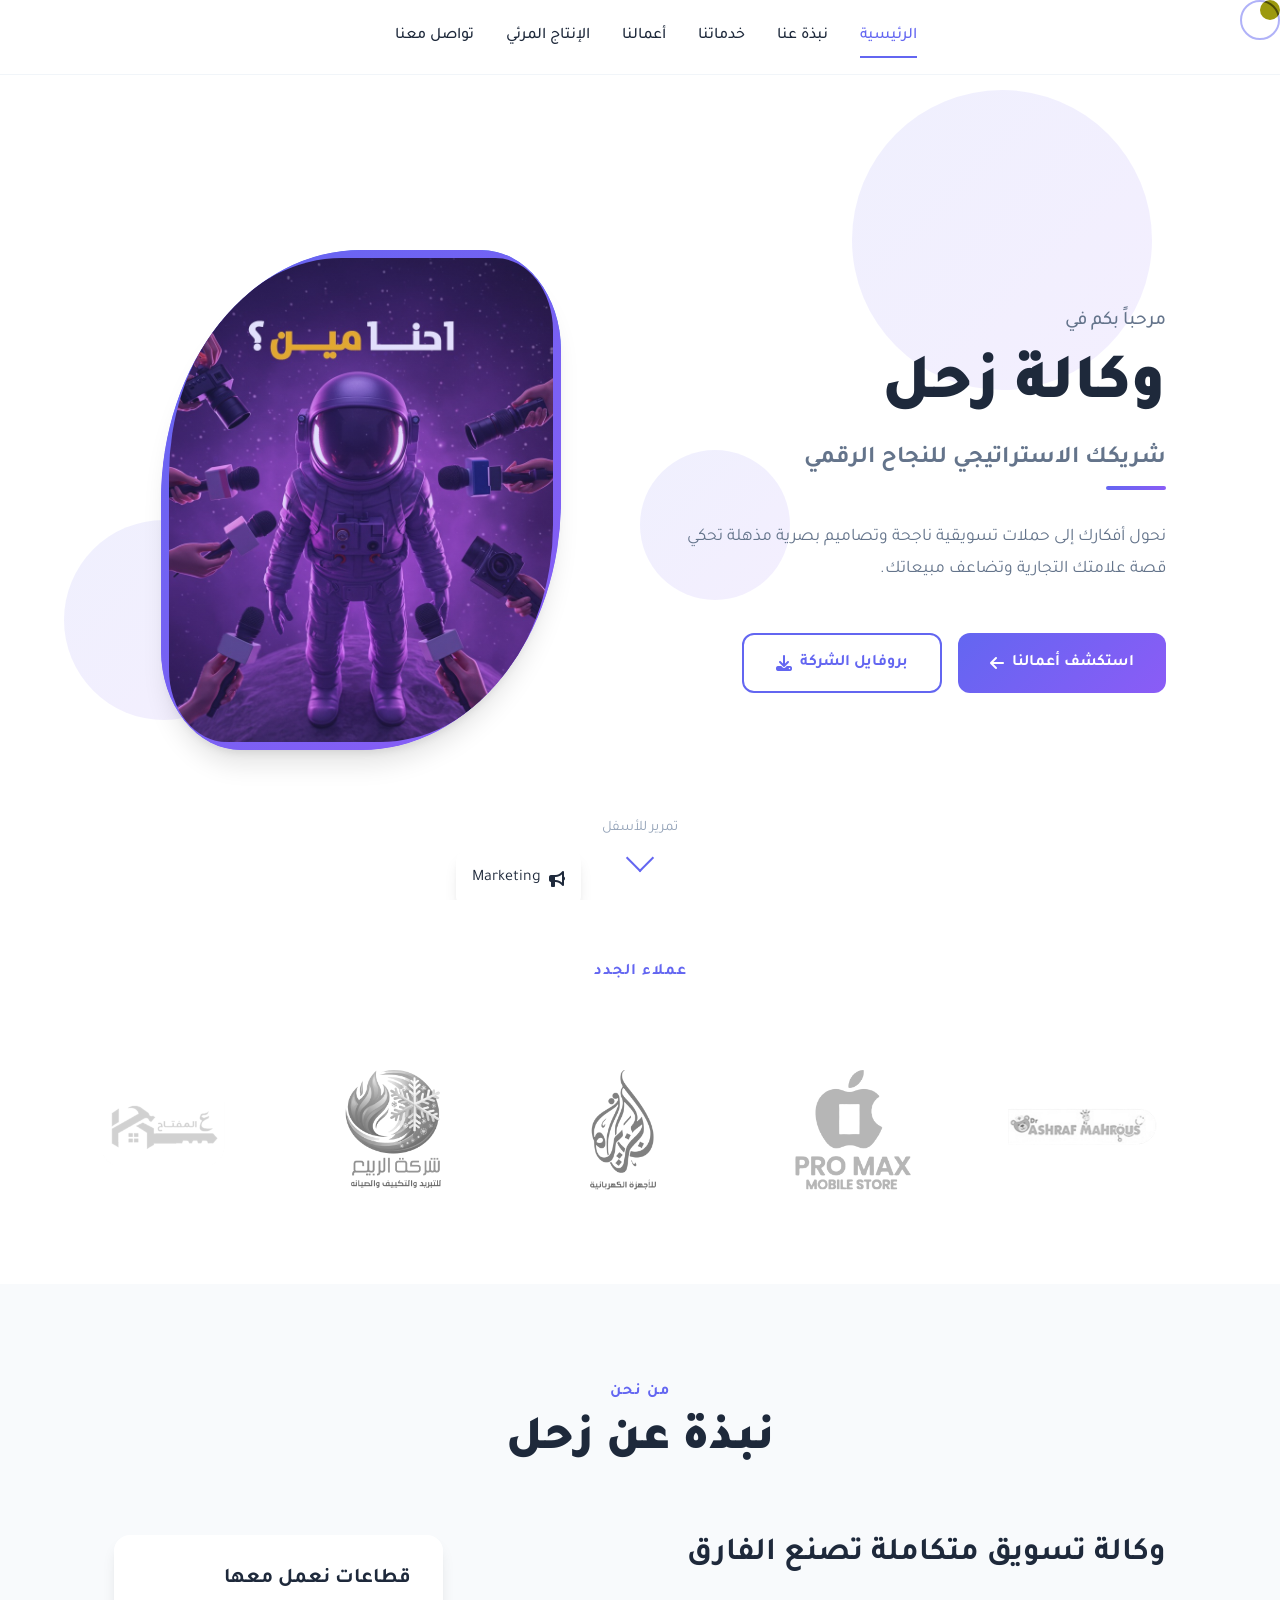
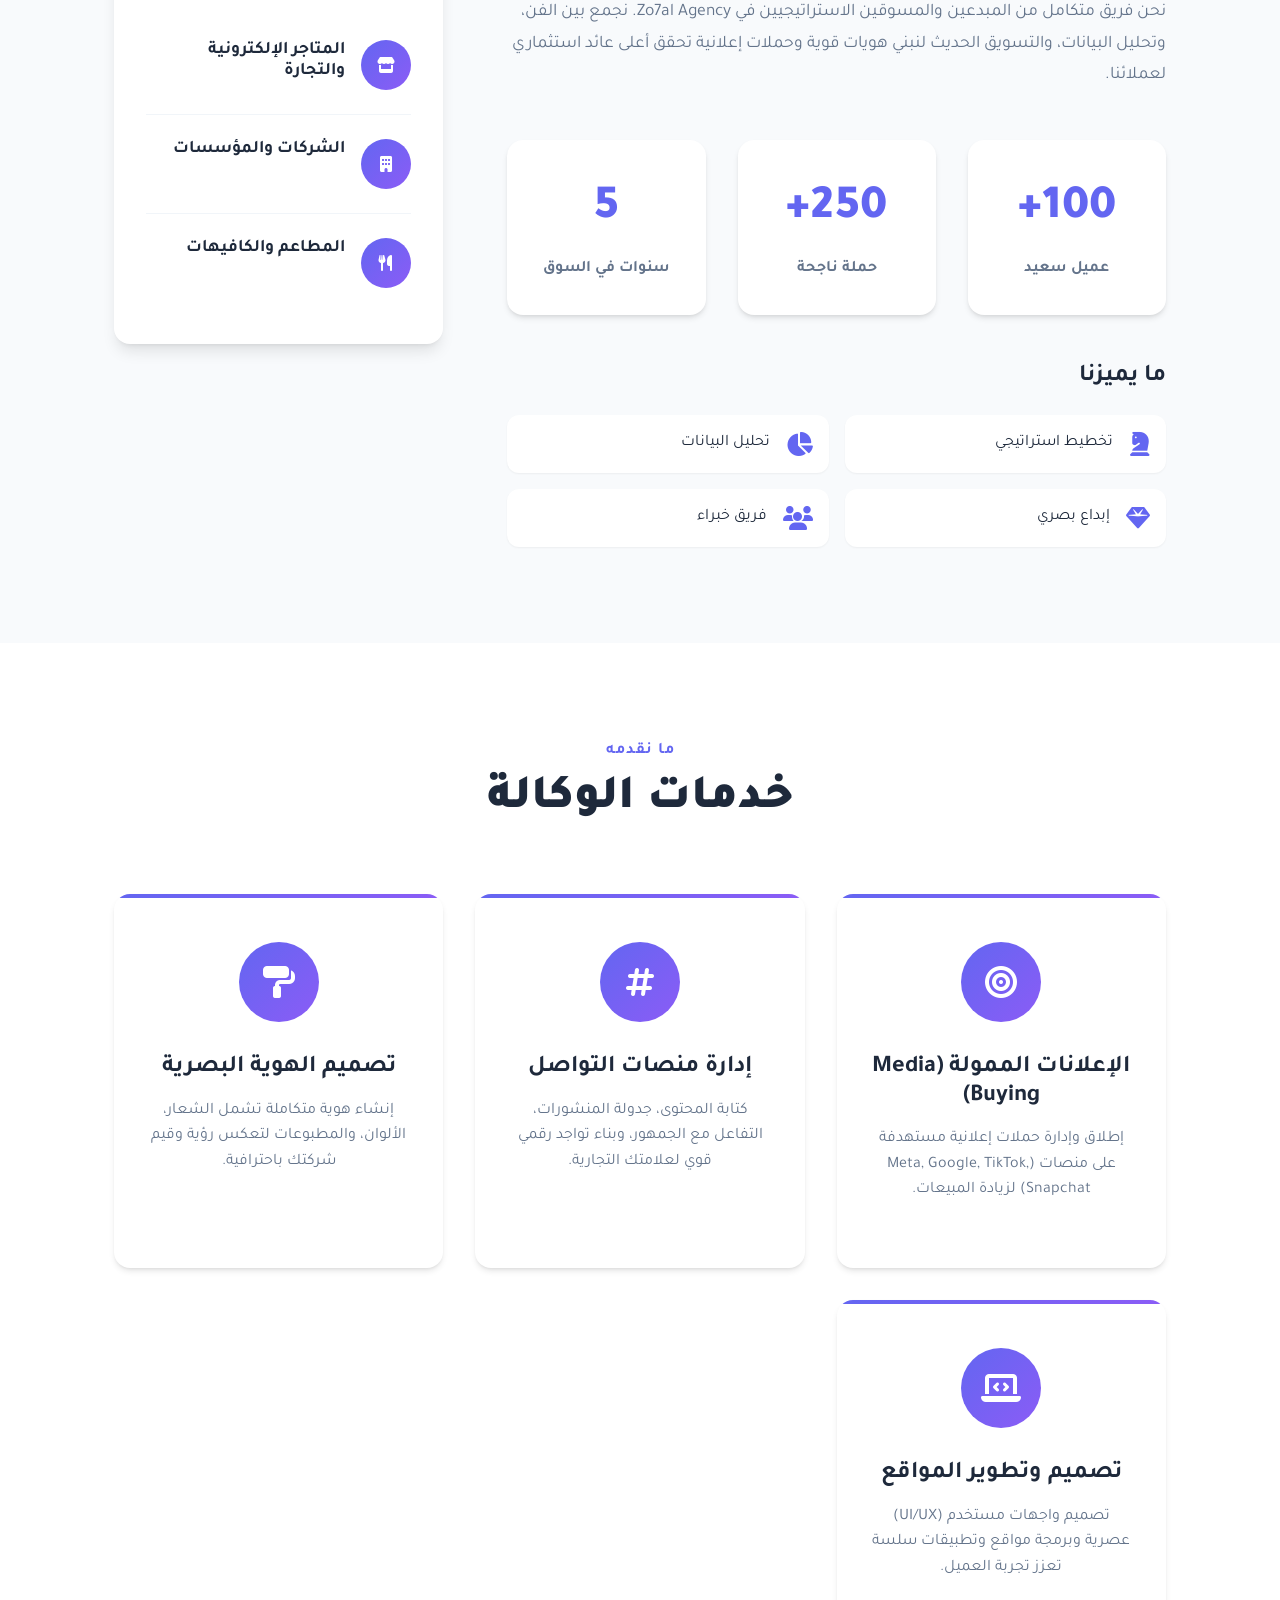
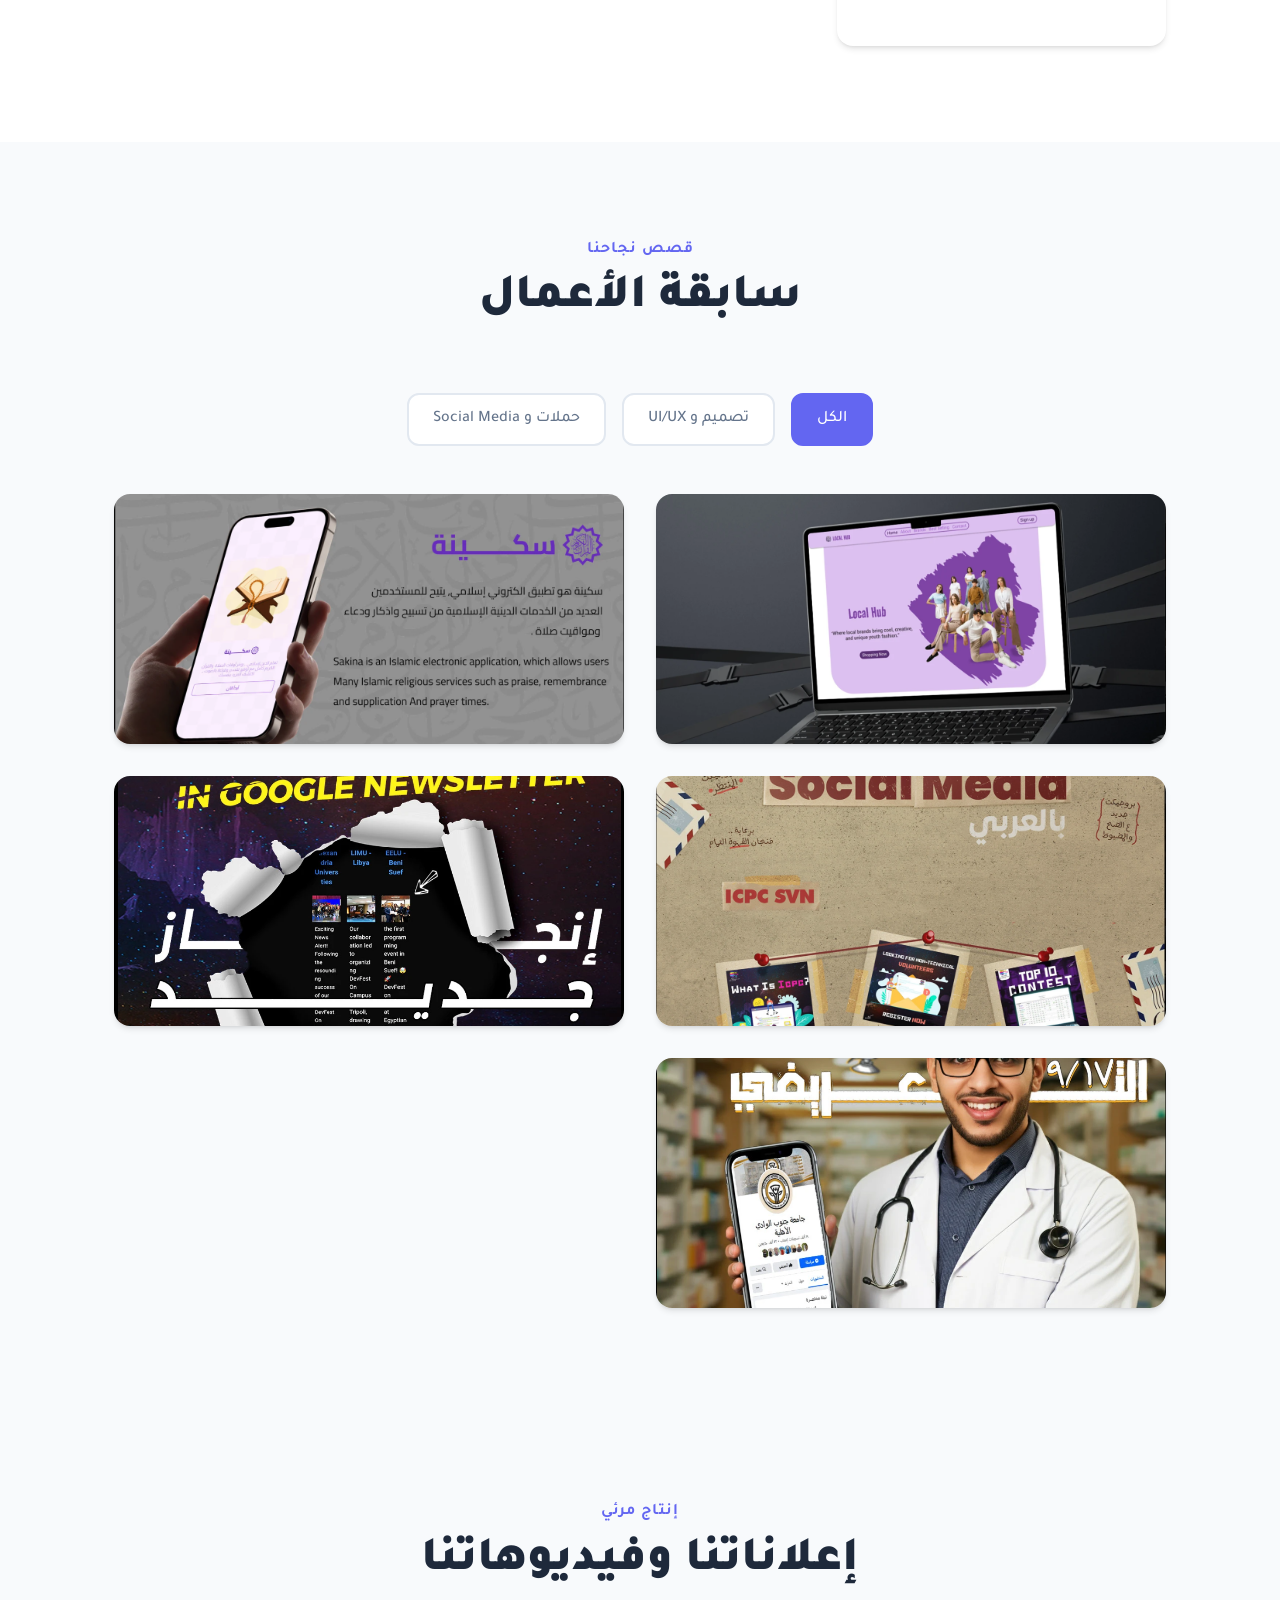
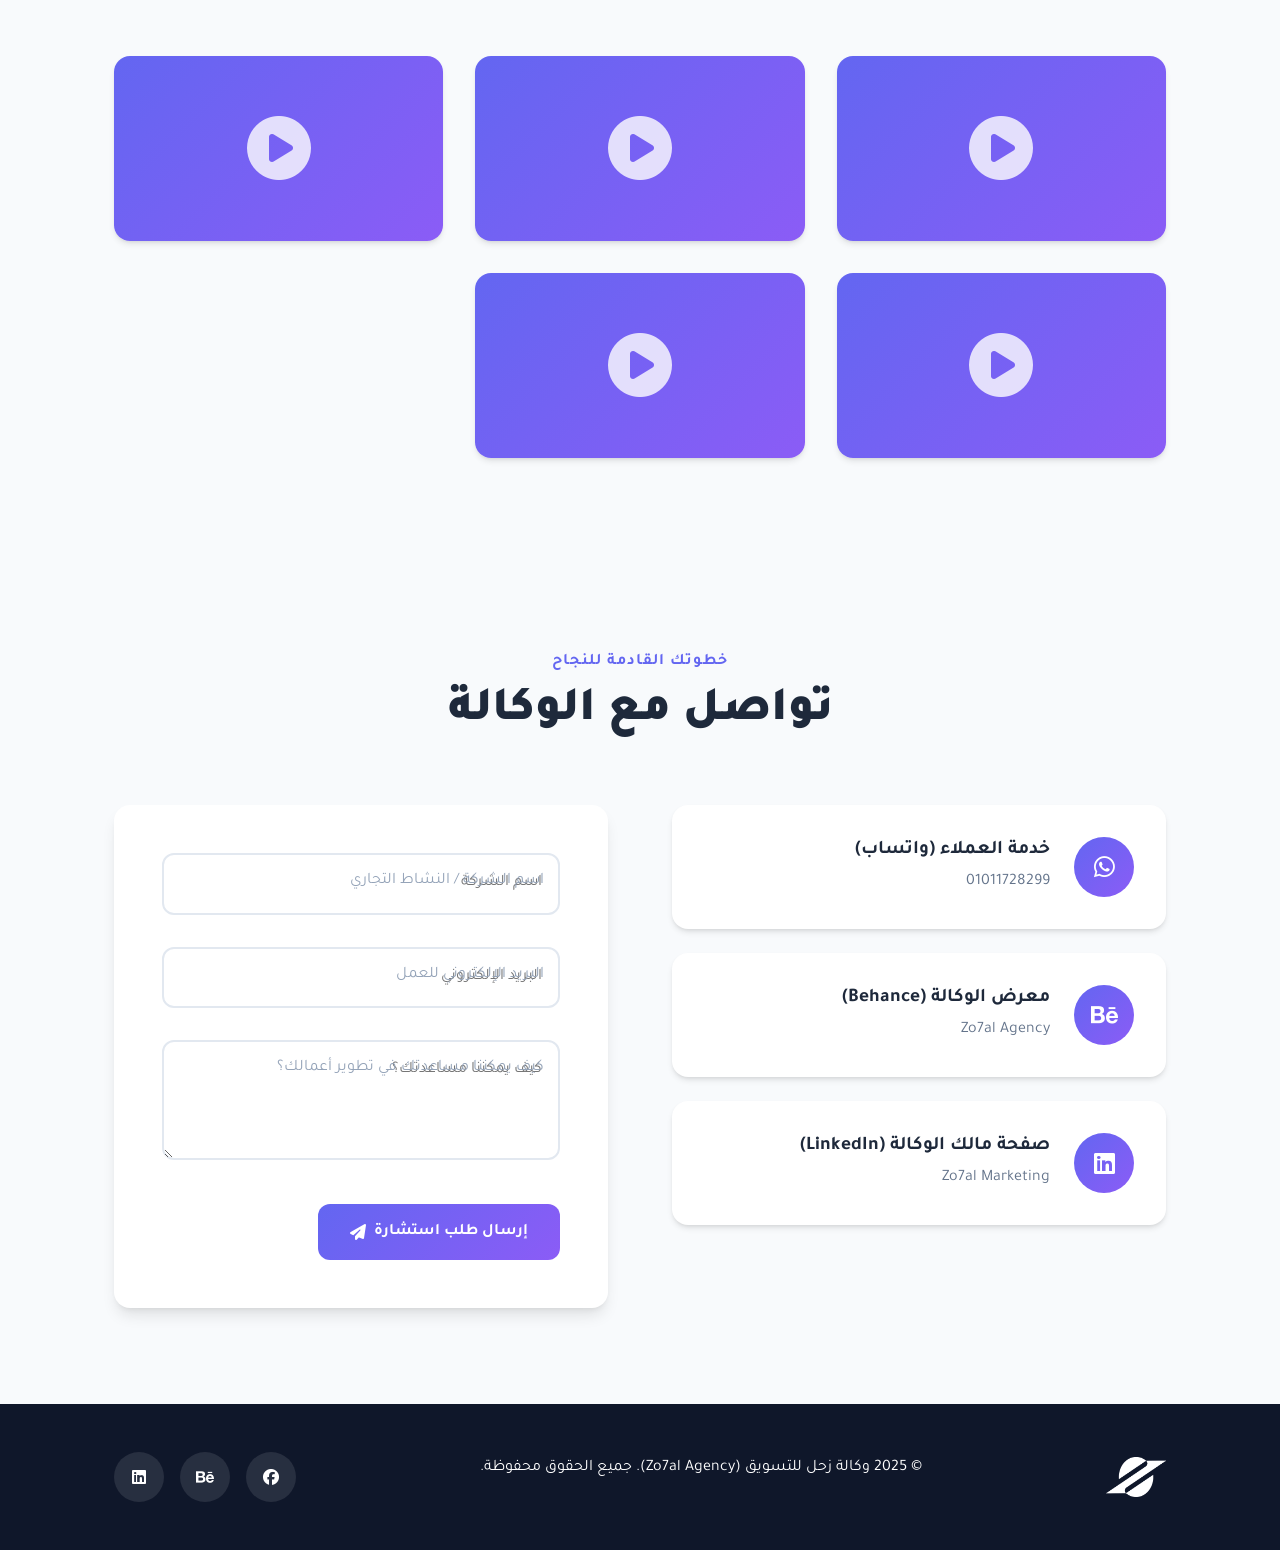
<file: index.html>
<!DOCTYPE html>
<html lang="ar" dir="rtl">
<head>
    <meta charset="UTF-8">
    <meta name="viewport" content="width=device-width, initial-scale=1.0">
    <title>وكالة زحل للتسويق الرقمي | Zo7al Agency</title>
    
    <link href="https://cdn.jsdelivr.net/npm/bootstrap@5.3.0/dist/css/bootstrap.min.css" rel="stylesheet">
    <link rel="stylesheet" href="https://cdnjs.cloudflare.com/ajax/libs/font-awesome/6.4.0/css/all.min.css">
    <link href="https://fonts.googleapis.com/css2?family=Tajawal:wght@300;400;500;700;900&family=Inter:wght@300;400;500;600;700&display=swap" rel="stylesheet">
    <link rel="stylesheet" href="./style-new.css">
</head>
<body>
    <div id="preloader" class="preloader">
        <div class="preloader-content">
            <div class="logo-loader">
                <div class="loader-ring"></div>
                <div class="loader-text">زحل</div>
            </div>
            <div class="loading-text">جاري التحميل...</div>
        </div>
    </div>

    <div class="cursor"></div>
    <div class="cursor-follower"></div>

    <header class="header">
        <nav class="navbar">
            <div class="nav-container">              
                <div class="nav-menu" id="nav-menu">
                    <ul class="nav-list">
                        <li class="nav-item">
                            <a href="#home" class="nav-link active" data-ar="الرئيسية" data-en="Home">الرئيسية</a>
                        </li>
                        <li class="nav-item">
                            <a href="#about" class="nav-link" data-ar="نبذة عنا" data-en="About Us">نبذة عنا</a>
                        </li>
                        <li class="nav-item">
                            <a href="#services" class="nav-link" data-ar="خدماتنا" data-en="Services">خدماتنا</a>
                        </li>
                        <li class="nav-item">
                            <a href="#portfolio" class="nav-link" data-ar="أعمالنا" data-en="Portfolio">أعمالنا</a>
                        </li>
                        <li class="nav-item">
                            <a href="#video-portfolio" class="nav-link" data-ar="الإنتاج المرئي" data-en="Video Production">الإنتاج المرئي</a>
                        </li>
                        <li class="nav-item">
                            <a href="#contact" class="nav-link" data-ar="تواصل معنا" data-en="Contact Us">تواصل معنا</a>
                        </li>
                    </ul>
                </div>
                
                <div class="nav-actions">
                     <button class="nav-toggle" id="nav-toggle">
                        <span></span>
                        <span></span>
                        <span></span>
                    </button>
                </div>
            </div>
        </nav>
    </header>

    <section id="home" class="hero">
        <div class="hero-bg">
            <div class="hero-shapes">
                <div class="shape shape-1"></div>
                <div class="shape shape-2"></div>
                <div class="shape shape-3"></div>
            </div>
        </div>
        
        <div class="container">
            <div class="hero-content">
                <div class="hero-text">
                    <div class="hero-greeting">
                        <span class="greeting-text" data-ar="مرحباً بكم في" data-en="Welcome to">مرحباً بكم في</span>
                    </div>
                    <h1 class="hero-name">
                        <span class="name-part">وكالة زحل</span>
                    </h1>
                    <div class="hero-title">
                        <span class="title-text" data-ar="شريكك الاستراتيجي للنجاح الرقمي" data-en="Your Strategic Partner for Digital Success">شريكك الاستراتيجي للنجاح الرقمي</span>
                        <div class="title-decoration"></div>
                    </div>
                    <p class="hero-description" data-ar="نحول أفكارك إلى حملات تسويقية ناجحة وتصاميم بصرية مذهلة تحكي قصة علامتك التجارية وتضاعف مبيعاتك." data-en="We transform your ideas into successful marketing campaigns and stunning visual designs that tell your brand story and multiply your sales.">
                        نحول أفكارك إلى حملات تسويقية ناجحة وتصاميم بصرية مذهلة تحكي قصة علامتك التجارية وتضاعف مبيعاتك.
                    </p>
                    <div class="hero-buttons">
                        <a href="#portfolio" class="btn btn-primary">
                            <span data-ar="استكشف أعمالنا" data-en="Explore Our Work">استكشف أعمالنا</span>
                            <i class="fas fa-arrow-left"></i>
                        </a>
                        <a href="https://drive.google.com/file/d/1DvhCRpA9-gCkvA3KluGYTx3MAXz4AfVA/view?usp=drivesdk" download class="btn btn-outline" target="_blank">
                            <span data-ar="بروفايل الشركة" data-en="Company Profile">بروفايل الشركة</span>
                            <i class="fas fa-download"></i>
                        </a>
                    </div>
                </div>
                
                <div class="hero-visual">
                    <div class="hero-image">
                        <div class="image-container">
                            <img src="./photo.jpg" alt="فريق عمل وكالة زحل">
                            <div class="image-overlay"></div>
                        </div>
                        <div class="floating-elements">
                            <div class="floating-card card-1">
                                <i class="fas fa-bullhorn"></i>
                                <span>Marketing</span>
                            </div>
                            <div class="floating-card card-2">
                                <i class="fas fa-chart-line"></i>
                                <span>Growth</span>
                            </div>
                            <div class="floating-card card-3">
                                <i class="fas fa-palette"></i>
                                <span>Design</span>
                            </div>
                        </div>
                    </div>
                </div>
            </div>
        </div>
        
        <div class="scroll-indicator">
            <div class="scroll-text" data-ar="تمرير للأسفل" data-en="Scroll Down">تمرير للأسفل</div>
            <div class="scroll-arrow"></div>
        </div>
    </section>
<section class="clients-slider">
    <div class="container">
        <div class="section-header text-center mb-5">
            <div class="section-subtitle" data-ar="عملاء الجدد data-en="Our Clients">عملاء الجدد</div>
        </div>
        
        <div class="logos-wrapper">
            <div class="logos-track">
                <div class="client-logo"><img src="./img/dr_ashraf.png" alt="Client 1"></div>
                <div class="client-logo"><img src="./img/pro_max.png" alt="Client 2"></div>
                <div class="client-logo"><img src="./img/الجزيره.png" alt="Client 3"></div>
                <div class="client-logo"><img src="./img/الربيع.png" alt="Client 4"></div>
                <div class="client-logo"><img src="./img/ع المفتاح.png" alt="Client 5"></div>
                <div class="client-logo"><img src="./img/dr_ashraf.png" alt="Client 1"></div>
                <div class="client-logo"><img src="./img/pro_max.png" alt="Client 2"></div>
                <div class="client-logo"><img src="./img/الجزيره.png" alt="Client 3"></div>
                <div class="client-logo"><img src="./img/الربيع.png" alt="Client 4"></div>
                <div class="client-logo"><img src="./img/ع المفتاح.png" alt="Client 5"></div>
                <div class="client-logo"><img src="./img/dr_ashraf.png" alt="Client 1"></div>
                <div class="client-logo"><img src="./img/pro_max.png" alt="Client 2"></div>
                <div class="client-logo"><img src="./img/الجزيره.png" alt="Client 3"></div>
                <div class="client-logo"><img src="./img/الربيع.png" alt="Client 4"></div>
                <div class="client-logo"><img src="./img/ع المفتاح.png" alt="Client 5"></div>
                

            
                
            </div>
        </div>
    </div>
</section>
    <section id="about" class="about">
        <div class="container">
            <div class="section-header">
                <div class="section-subtitle" data-ar="من نحن" data-en="Who We Are">من نحن</div>
                <h2 class="section-title" data-ar="نبذة عن زحل" data-en="About Zo7al">نبذة عن زحل</h2>
            </div>
            
            <div class="about-content">
                <div class="about-text">
                    <div class="about-intro">
                        <h3 data-ar="وكالة تسويق متكاملة تصنع الفارق" data-en="A full-service marketing agency making a difference">
                            وكالة تسويق متكاملة تصنع الفارق
                        </h3>
                        <p data-ar="نحن فريق متكامل من المبدعين والمسوقين الاستراتيجيين في Zo7al Agency. نجمع بين الفن، وتحليل البيانات، والتسويق الحديث لنبني هويات قوية وحملات إعلانية تحقق أعلى عائد استثماري لعملائنا." data-en="We are an integrated team of creatives and strategic marketers at Zo7al Agency. We combine art, data analysis, and modern marketing to build strong identities and ad campaigns that achieve the highest ROI for our clients.">
                            نحن فريق متكامل من المبدعين والمسوقين الاستراتيجيين في Zo7al Agency. نجمع بين الفن، وتحليل البيانات، والتسويق الحديث لنبني هويات قوية وحملات إعلانية تحقق أعلى عائد استثماري لعملائنا.
                        </p>
                    </div>
                    
                    <div class="about-stats">
                        <div class="stat-item">
                            <div class="stat-number">100+</div>
                            <div class="stat-label" data-ar="عميل سعيد" data-en="Happy Clients">عميل سعيد</div>
                        </div>
                        <div class="stat-item">
                            <div class="stat-number">250+</div>
                            <div class="stat-label" data-ar="حملة ناجحة" data-en="Successful Campaigns">حملة ناجحة</div>
                        </div>
                        <div class="stat-item">
                            <div class="stat-number">5</div>
                            <div class="stat-label" data-ar="سنوات في السوق" data-en="Years in Market">سنوات في السوق</div>
                        </div>
                    </div>
                    
                    <div class="about-skills">
                        <h4 data-ar="ما يميزنا" data-en="What Makes Us Unique">ما يميزنا</h4>
                        <div class="skills-grid">
                            <div class="skill-item">
                                <i class="fas fa-chess-knight"></i>
                                <span data-ar="تخطيط استراتيجي" data-en="Strategic Planning">تخطيط استراتيجي</span>
                            </div>
                            <div class="skill-item">
                                <i class="fas fa-chart-pie"></i>
                                <span data-ar="تحليل البيانات" data-en="Data Analysis">تحليل البيانات</span>
                            </div>
                            <div class="skill-item">
                                <i class="fas fa-gem"></i>
                                <span data-ar="إبداع بصري" data-en="Visual Creativity">إبداع بصري</span>
                            </div>
                            <div class="skill-item">
                                <i class="fas fa-users"></i>
                                <span data-ar="فريق خبراء" data-en="Expert Team">فريق خبراء</span>
                            </div>
                        </div>
                    </div>
                </div>
                
                <div class="about-visual">
                    <div class="experience-card">
                        <div class="card-header">
                            <h5 data-ar="قطاعات نعمل معها" data-en="Industries We Serve">قطاعات نعمل معها</h5>
                        </div>
                        <div class="experience-list">
                            <div class="experience-item">
                                <div class="exp-icon">
                                    <i class="fas fa-store"></i>
                                </div>
                                <div class="exp-content">
                                    <h6 data-ar="المتاجر الإلكترونية والتجارة" data-en="E-commerce & Retail">المتاجر الإلكترونية والتجارة</h6>
                                </div>
                            </div>
                            <div class="experience-item">
                                <div class="exp-icon">
                                    <i class="fas fa-building"></i>
                                </div>
                                <div class="exp-content">
                                    <h6 data-ar="الشركات والمؤسسات" data-en="Corporates & Institutions">الشركات والمؤسسات</h6>
                                </div>
                            </div>
                            <div class="experience-item">
                                <div class="exp-icon">
                                    <i class="fas fa-utensils"></i>
                                </div>
                                <div class="exp-content">
                                    <h6 data-ar="المطاعم والكافيهات" data-en="Restaurants & Cafes">المطاعم والكافيهات</h6>
                                </div>
                            </div>
                        </div>
                    </div>
                </div>
            </div>
        </div>
    </section>

    <section id="services" class="services">
        <div class="container">
            <div class="section-header">
                <div class="section-subtitle" data-ar="ما نقدمه" data-en="What We Offer">ما نقدمه</div>
                <h2 class="section-title" data-ar="خدمات الوكالة" data-en="Agency Services">خدمات الوكالة</h2>
            </div>
            
            <div class="services-grid">
                <div class="service-card">
                    <div class="service-icon">
                        <i class="fas fa-bullseye"></i>
                    </div>
                    <h3 data-ar="الإعلانات الممولة (Media Buying)" data-en="Media Buying">الإعلانات الممولة (Media Buying)</h3>
                    <p data-ar="إطلاق وإدارة حملات إعلانية مستهدفة على منصات (Meta, Google, TikTok, Snapchat) لزيادة المبيعات." data-en="Launching and managing targeted ad campaigns on platforms (Meta, Google, TikTok, Snapchat) to increase sales.">
                        إطلاق وإدارة حملات إعلانية مستهدفة على منصات (Meta, Google, TikTok, Snapchat) لزيادة المبيعات.
                    </p>
                </div>
                
                <div class="service-card">
                    <div class="service-icon">
                        <i class="fas fa-hashtag"></i>
                    </div>
                    <h3 data-ar="إدارة منصات التواصل" data-en="Social Media Management">إدارة منصات التواصل</h3>
                    <p data-ar="كتابة المحتوى، جدولة المنشورات، التفاعل مع الجمهور، وبناء تواجد رقمي قوي لعلامتك التجارية." data-en="Content writing, post scheduling, engaging with audience, and building a strong digital presence for your brand.">
                        كتابة المحتوى، جدولة المنشورات، التفاعل مع الجمهور، وبناء تواجد رقمي قوي لعلامتك التجارية.
                    </p>
                </div>

                <div class="service-card">
                    <div class="service-icon">
                        <i class="fas fa-paint-roller"></i>
                    </div>
                    <h3 data-ar="تصميم الهوية البصرية" data-en="Branding & Identity">تصميم الهوية البصرية</h3>
                    <p data-ar="إنشاء هوية متكاملة تشمل الشعار، الألوان، والمطبوعات لتعكس رؤية وقيم شركتك باحترافية." data-en="Creating a complete identity including logo, colors, and prints to professionally reflect your company's vision and values.">
                        إنشاء هوية متكاملة تشمل الشعار، الألوان، والمطبوعات لتعكس رؤية وقيم شركتك باحترافية.
                    </p>
                </div>
                
                <div class="service-card">
                    <div class="service-icon">
                        <i class="fas fa-laptop-code"></i>
                    </div>
                    <h3 data-ar="تصميم وتطوير المواقع" data-en="Web Design & Development">تصميم وتطوير المواقع</h3>
                    <p data-ar="تصميم واجهات مستخدم (UI/UX) عصرية وبرمجة مواقع وتطبيقات سلسة تعزز تجربة العميل." data-en="Designing modern UI/UX and programming seamless websites and applications that enhance the customer experience.">
                        تصميم واجهات مستخدم (UI/UX) عصرية وبرمجة مواقع وتطبيقات سلسة تعزز تجربة العميل.
                    </p>
                </div>
            </div>
        </div>
    </section>

    <section id="portfolio" class="portfolio">
        <div class="container">
            <div class="section-header">
                <div class="section-subtitle" data-ar="قصص نجاحنا" data-en="Our Success Stories">قصص نجاحنا</div>
                <h2 class="section-title" data-ar="سابقة الأعمال" data-en="Our Portfolio">سابقة الأعمال</h2>
            </div>
            
            <div class="portfolio-filters">
                <button class="filter-btn active" data-filter="all" data-ar="الكل" data-en="All">الكل</button>
                <button class="filter-btn" data-filter="branding" data-ar="تصميم و UI/UX" data-en="Design & UI/UX">تصميم و UI/UX</button>
                <button class="filter-btn" data-filter="social" data-ar="حملات و Social Media" data-en="Campaigns & Social">حملات و Social Media</button>
            </div>
            
            <div class="portfolio-grid">
                <div class="portfolio-item" data-category="branding">
                    <div class="portfolio-image">
                        <img src="./local hub.png" alt="مشروع 1">
                        <div class="portfolio-overlay">
                            <div class="portfolio-content">
                                <h4>Local Hub</h4>
                                <p>تصميم واجهة متكاملة</p>
                                <a href="https://www.behance.net/gallery/225625497/LocalHub" class="portfolio-link" target="_blank">
                                    <i class="fas fa-external-link-alt"></i>
                                </a>
                            </div>
                        </div>
                    </div>
                </div>

                 <div class="portfolio-item" data-category="branding">
                    <div class="portfolio-image">
                        <img src="./سكينة.png" alt="مشروع 3">
                        <div class="portfolio-overlay">
                            <div class="portfolio-content">
                                <h4>سكينة | تطبيق ديني</h4>
                                <p>تصميم واجهة وتجربة مستخدم</p>
                                <a href="https://www.behance.net/gallery/222593925/_" class="portfolio-link" target="_blank">
                                    <i class="fas fa-external-link-alt"></i>
                                </a>
                            </div>
                        </div>
                    </div>
                </div>                
                
                <div class="portfolio-item" data-category="social">
                    <div class="portfolio-image">
                        <img src="./MY-Prtfoilo.png" alt="مشروع 2">
                        <div class="portfolio-overlay">
                            <div class="portfolio-content">
                                <h4>Zo7al Profile</h4>
                                <p>الملف التعريفي للوكالة</p>
                                <a href="https://www.behance.net/gallery/225960629/My-Portfolio" class="portfolio-link" target="_blank">
                                    <i class="fas fa-external-link-alt"></i>
                                </a>
                            </div>
                        </div>
                    </div>
                </div>

                
                <div class="portfolio-item" data-category="social">
                    <div class="portfolio-image">
                        <img src="./gdsc eelu.png" alt="مشروع 4">
                        <div class="portfolio-overlay">
                            <div class="portfolio-content">
                                <h4>GDSC eelu-beni-suif</h4>
                                <p>شراكات وتغطية إعلامية</p>
                                <a href="https://www.behance.net/gallery/217034731/GDSC-eelu-beni-suif" class="portfolio-link" target="_blank">
                                    <i class="fas fa-external-link-alt"></i>
                                </a>
                            </div>
                        </div>
                    </div>
                </div>
                
                 <div class="portfolio-item" data-category="social">
                    <div class="portfolio-image">
                        <img src="./SVNU.png" alt="مشروع 5">
                        <div class="portfolio-overlay">
                            <div class="portfolio-content">
                                <h4>SVNU</h4>
                                <p>حملة اليوم التعريفي - جامعة جنوب الوادي</p>
                                <a href="https://www.behance.net/gallery/217037117/SVNU" class="portfolio-link" target="_blank">
                                    <i class="fas fa-external-link-alt"></i>
                                </a>
                            </div>
                        </div>
                    </div>
                </div>
            </div>
        </div>
    </section>

<section id="video-portfolio" class="video-portfolio">
    <div class="container">
        <div class="section-header">
            <div class="section-subtitle" data-ar="إنتاج مرئي" data-en="Video Production">إنتاج مرئي</div>
            <h2 class="section-title" data-ar="إعلاناتنا وفيديوهاتنا" data-en="Our Ads & Videos">إعلاناتنا وفيديوهاتنا</h2>
        </div>
        
        <div class="video-grid">
            <div class="video-item" data-video-id="194Aa28MaCeNgaF5TeRozdw0LhxMpGrOk">
                <div class="video-thumbnail">
                    <i class="fas fa-play-circle"></i>
                </div>
            </div>

            <div class="video-item" data-video-id="1CP4lTp77KcSnEsyjRU0Xhra2I6bM4-Vq">
                <div class="video-thumbnail">
                    <i class="fas fa-play-circle"></i>
                </div>
            </div>

            <div class="video-item" data-video-id="1CP4lTp77KcSnEsyjRU0Xhra2I6bM4-Vq">
                <div class="video-thumbnail">
                    <i class="fas fa-play-circle"></i>
                </div>
            </div>

            <div class="video-item" data-video-id="1XGEcFkcnKjrBihCIYJ1kfguupVKEA5Dz">
                <div class="video-thumbnail">
                    <i class="fas fa-play-circle"></i>
                </div>
            </div>

            <div class="video-item" data-video-id="1x4jnurQp7e-vEByQmcE-2b8QuO65E5mz">
                <div class="video-thumbnail">
                    <i class="fas fa-play-circle"></i>
                </div>
            </div>
        </div>
    </div>
</section>
<div id="video-lightbox" class="video-lightbox">
    <div class="lightbox-content">
        <button id="close-lightbox" class="close-lightbox">&times;</button>
        <div class="video-container">
            <iframe id="lightbox-iframe" src="" allow="autoplay; fullscreen" frameborder="0"></iframe>
        </div>
    </div>
</div>
<section id="contact" class="contact">
        <div class="container">
            <div class="section-header">
                <div class="section-subtitle" data-ar="خطوتك القادمة للنجاح" data-en="Your Next Step to Success">خطوتك القادمة للنجاح</div>
                <h2 class="section-title" data-ar="تواصل مع الوكالة" data-en="Contact The Agency">تواصل مع الوكالة</h2>
            </div>
            
            <div class="contact-content">
                <div class="contact-info">
                    <div class="contact-item">
                        <div class="contact-icon">
                            <i class="fab fa-whatsapp"></i>
                        </div>
                        <div class="contact-details">
                            <h4>خدمة العملاء (واتساب)</h4>
                            <a href="https://wa.me/+201011728299" target="_blank">01011728299</a>
                        </div>
                    </div>
                    
                    <div class="contact-item">
                        <div class="contact-icon">
                            <i class="fab fa-behance"></i>
                        </div>
                        <div class="contact-details">
                            <h4>معرض الوكالة (Behance)</h4>
                            <a href="https://www.behance.net/ahmed_akoush" target="_blank">Zo7al Agency</a>
                        </div>
                    </div>
                    
                    <div class="contact-item">
                        <div class="contact-icon">
                            <i class="fab fa-linkedin"></i>
                        </div>
                        <div class="contact-details">
                            <h4>صفحة مالك الوكالة (LinkedIn)</h4>
                            <a href="https://www.linkedin.com/in/ahmed-akoush" target="_blank">Zo7al Marketing</a>
                        </div>
                    </div>
                </div>
                
                <div class="contact-form">
                    <form id="contactForm">
                        <div class="form-group">
                            <input type="text" id="name" name="name" required>
                            <label for="name" data-ar="اسم الشركة / النشاط التجاري" data-en="Company / Business Name">اسم الشركة / النشاط التجاري</label>
                        </div>
                        
                        <div class="form-group">
                            <input type="email" id="email" name="email" required>
                            <label for="email" data-ar="البريد الإلكتروني للعمل" data-en="Business Email">البريد الإلكتروني للعمل</label>
                        </div>
                        
                        <div class="form-group">
                            <textarea id="message" name="message" required></textarea>
                            <label for="message" data-ar="كيف يمكننا مساعدتك في تطوير أعمالك؟" data-en="How can we help grow your business?">كيف يمكننا مساعدتك في تطوير أعمالك؟</label>
                        </div>
                        
                        <button type="submit" class="btn btn-primary">
                            <span data-ar="إرسال طلب استشارة" data-en="Request Consultation">إرسال طلب استشارة</span>
                            <i class="fas fa-paper-plane"></i>
                        </button>
                    </form>
                </div>
            </div>
        </div>
    </section>

    <footer class="footer">
        <div class="container">
            <div class="footer-content">
                <div class="footer-logo">
                    <img src="./zo7al.png" alt="zo7al" style="width:60px; height:40px;">
                </div>
                <div class="footer-text">
                    <p data-ar="© 2025 وكالة زحل للتسويق (Zo7al Agency). جميع الحقوق محفوظة." data-en="© 2025 Zo7al Marketing Agency. All rights reserved.">
                        © 2026 وكالة زحل للتسويق (Zo7al Agency). جميع الحقوق محفوظة.
                    </p>
                </div>
                <div class="footer-social">
                    <a href="https://www.facebook.com/zo7al.agancy" target="_blank">
                        <i class="fab fa-facebook"></i>
                    </a>
                    <a href="https://www.behance.net/ahmed_akoush" target="_blank">
                        <i class="fab fa-behance"></i>
                    </a>
                    <a href="https://www.linkedin.com/in/ahmed-akoush" target="_blank">
                        <i class="fab fa-linkedin"></i>
                    </a>
                </div>
            </div>
        </div>
    </footer>

    <script src="https://cdn.jsdelivr.net/npm/bootstrap@5.3.0/dist/js/bootstrap.bundle.min.js"></script>
    <script src="./script-new.js"></script>
</body>
</html>
</file>
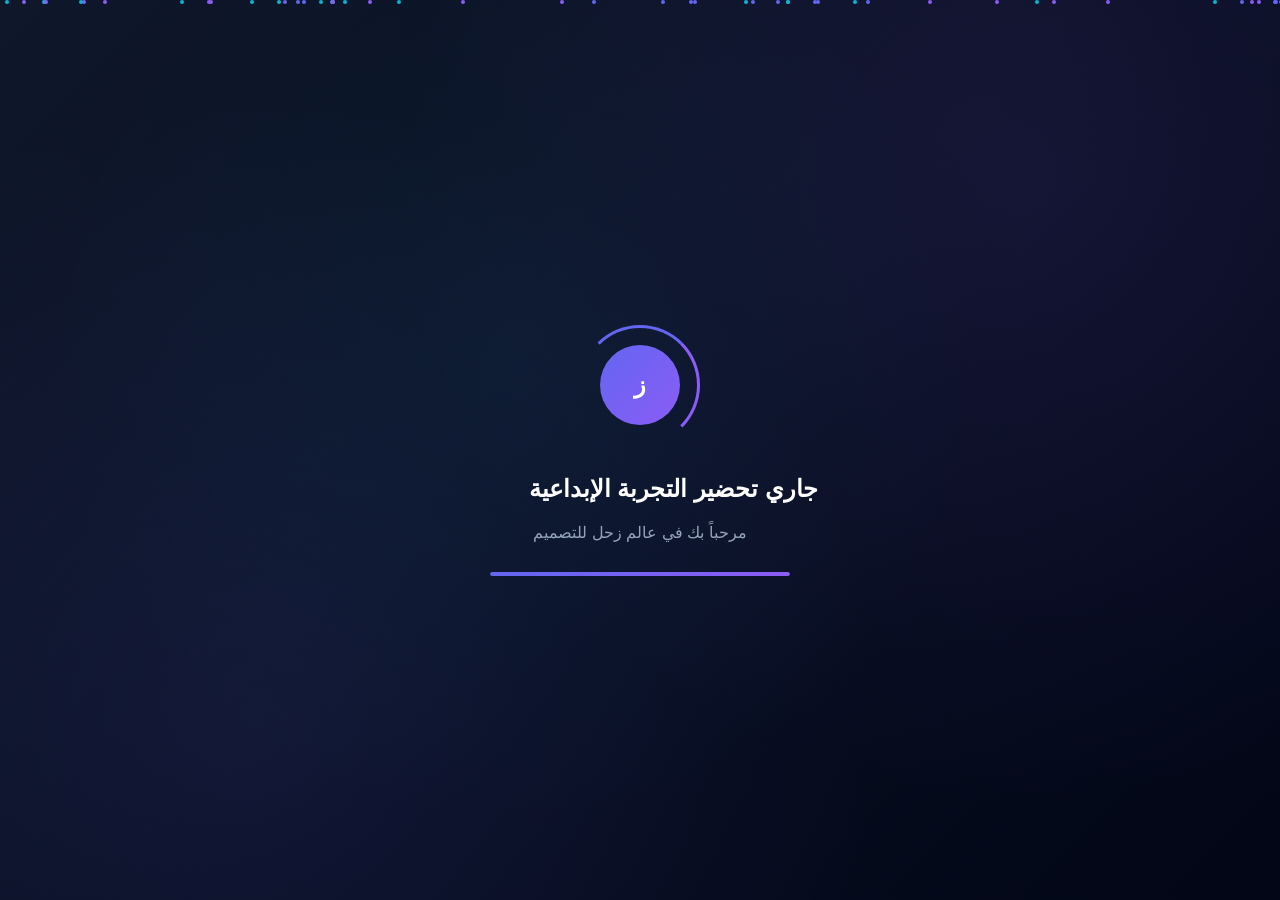
<file: loading.html>
<!DOCTYPE html>
<html lang="ar" dir="rtl">
<head>
    <meta charset="UTF-8">
    <meta name="viewport" content="width=device-width, initial-scale=1.0">
    <title>جاري التحميل - زحل</title>
    <style>
        * {
            margin: 0;
            padding: 0;
            box-sizing: border-box;
        }

        body {
            font-family: 'Cairo', sans-serif;
            background: linear-gradient(135deg, #0f172a 0%, #020617 100%);
            color: white;
            overflow: hidden;
            height: 100vh;
            display: flex;
            align-items: center;
            justify-content: center;
        }

        .loading-container {
            text-align: center;
            position: relative;
            z-index: 10;
        }

        .logo-animation {
            width: 120px;
            height: 120px;
            margin: 0 auto 30px;
            position: relative;
            animation: logoFloat 3s ease-in-out infinite;
        }

        .logo-circle {
            width: 100%;
            height: 100%;
            border: 3px solid transparent;
            border-top: 3px solid #6366f1;
            border-right: 3px solid #8b5cf6;
            border-radius: 50%;
            animation: spin 2s linear infinite;
            position: relative;
        }

        .logo-inner {
            position: absolute;
            top: 50%;
            left: 50%;
            transform: translate(-50%, -50%);
            width: 80px;
            height: 80px;
            background: linear-gradient(135deg, #6366f1 0%, #8b5cf6 100%);
            border-radius: 50%;
            display: flex;
            align-items: center;
            justify-content: center;
            font-size: 24px;
            font-weight: bold;
            animation: pulse 2s ease-in-out infinite;
        }

        .loading-text {
            font-size: 1.5rem;
            font-weight: 600;
            margin-bottom: 20px;
            animation: textGlow 2s ease-in-out infinite alternate;
        }

        .loading-subtitle {
            font-size: 1rem;
            color: #94a3b8;
            margin-bottom: 30px;
            animation: fadeInOut 3s ease-in-out infinite;
        }

        .progress-bar {
            width: 300px;
            height: 4px;
            background: rgba(255, 255, 255, 0.1);
            border-radius: 2px;
            margin: 0 auto;
            overflow: hidden;
            position: relative;
        }

        .progress-fill {
            height: 100%;
            background: linear-gradient(90deg, #6366f1, #8b5cf6, #06b6d4);
            background-size: 200% 100%;
            border-radius: 2px;
            animation: progressLoad 4s ease-in-out forwards, gradientMove 2s linear infinite;
            width: 0%;
        }

        .particles {
            position: absolute;
            top: 0;
            left: 0;
            width: 100%;
            height: 100%;
            pointer-events: none;
        }

        .particle {
            position: absolute;
            width: 4px;
            height: 4px;
            background: #6366f1;
            border-radius: 50%;
            animation: particleFloat 6s linear infinite;
        }

        .particle:nth-child(2n) {
            background: #8b5cf6;
            animation-duration: 8s;
        }

        .particle:nth-child(3n) {
            background: #06b6d4;
            animation-duration: 10s;
        }

        .cosmic-bg {
            position: absolute;
            top: 0;
            left: 0;
            width: 100%;
            height: 100%;
            background: 
                radial-gradient(circle at 20% 80%, rgba(99, 102, 241, 0.1) 0%, transparent 50%),
                radial-gradient(circle at 80% 20%, rgba(139, 92, 246, 0.1) 0%, transparent 50%),
                radial-gradient(circle at 40% 40%, rgba(6, 182, 212, 0.05) 0%, transparent 50%);
            animation: cosmicMove 20s ease-in-out infinite;
        }

        @keyframes logoFloat {
            0%, 100% { transform: translateY(0px); }
            50% { transform: translateY(-20px); }
        }

        @keyframes spin {
            0% { transform: rotate(0deg); }
            100% { transform: rotate(360deg); }
        }

        @keyframes pulse {
            0%, 100% { transform: translate(-50%, -50%) scale(1); }
            50% { transform: translate(-50%, -50%) scale(1.1); }
        }

        @keyframes textGlow {
            0% { text-shadow: 0 0 10px rgba(99, 102, 241, 0.5); }
            100% { text-shadow: 0 0 20px rgba(99, 102, 241, 0.8), 0 0 30px rgba(139, 92, 246, 0.6); }
        }

        @keyframes fadeInOut {
            0%, 100% { opacity: 0.6; }
            50% { opacity: 1; }
        }

        @keyframes progressLoad {
            0% { width: 0%; }
            25% { width: 30%; }
            50% { width: 60%; }
            75% { width: 85%; }
            100% { width: 100%; }
        }

        @keyframes gradientMove {
            0% { background-position: 0% 50%; }
            100% { background-position: 200% 50%; }
        }

        @keyframes particleFloat {
            0% {
                transform: translateY(100vh) translateX(0px) rotate(0deg);
                opacity: 0;
            }
            10% {
                opacity: 1;
            }
            90% {
                opacity: 1;
            }
            100% {
                transform: translateY(-100px) translateX(100px) rotate(360deg);
                opacity: 0;
            }
        }

        @keyframes cosmicMove {
            0%, 100% { transform: rotate(0deg) scale(1); }
            50% { transform: rotate(180deg) scale(1.1); }
        }

        .loading-dots {
            display: inline-block;
            margin-right: 10px;
        }

        .loading-dots span {
            display: inline-block;
            width: 8px;
            height: 8px;
            border-radius: 50%;
            background: #6366f1;
            margin: 0 2px;
            animation: dotBounce 1.4s ease-in-out infinite both;
        }

        .loading-dots span:nth-child(1) { animation-delay: -0.32s; }
        .loading-dots span:nth-child(2) { animation-delay: -0.16s; }
        .loading-dots span:nth-child(3) { animation-delay: 0s; }

        @keyframes dotBounce {
            0%, 80%, 100% {
                transform: scale(0);
            }
            40% {
                transform: scale(1);
            }
        }

        @media (max-width: 768px) {
            .logo-animation {
                width: 100px;
                height: 100px;
            }
            
            .logo-inner {
                width: 70px;
                height: 70px;
                font-size: 20px;
            }
            
            .loading-text {
                font-size: 1.3rem;
            }
            
            .progress-bar {
                width: 250px;
            }
        }
    </style>
</head>
<body>
    <div class="cosmic-bg"></div>
    
    <div class="particles" id="particles"></div>
    
    <div class="loading-container">
        <div class="logo-animation">
            <div class="logo-circle">
                <div class="logo-inner">ز</div>
            </div>
        </div>
        
        <div class="loading-text">
            جاري تحضير التجربة الإبداعية
            <div class="loading-dots">
                <span></span>
                <span></span>
                <span></span>
            </div>
        </div>
        
        <div class="loading-subtitle">
            مرحباً بك في عالم زحل للتصميم
        </div>
        
        <div class="progress-bar">
            <div class="progress-fill"></div>
        </div>
    </div>

    <script>
        // Create floating particles
        function createParticles() {
            const particlesContainer = document.getElementById('particles');
            const particleCount = 50;
            
            for (let i = 0; i < particleCount; i++) {
                const particle = document.createElement('div');
                particle.className = 'particle';
                particle.style.left = Math.random() * 100 + '%';
                particle.style.animationDelay = Math.random() * 6 + 's';
                particle.style.animationDuration = (Math.random() * 4 + 6) + 's';
                particlesContainer.appendChild(particle);
            }
        }

        // Initialize particles
        createParticles();

        // Redirect to main page after loading
        setTimeout(() => {
            window.location.href = 'index.html';
        }, 4500);

        // Add some interactive elements
        document.addEventListener('mousemove', (e) => {
            const particles = document.querySelectorAll('.particle');
            const mouseX = e.clientX / window.innerWidth;
            const mouseY = e.clientY / window.innerHeight;
            
            particles.forEach((particle, index) => {
                if (index % 5 === 0) {
                    const speed = 0.5;
                    const x = (mouseX - 0.5) * speed;
                    const y = (mouseY - 0.5) * speed;
                    particle.style.transform += ` translate(${x * 20}px, ${y * 20}px)`;
                }
            });
        });
    </script>
</body>
</html>
</file>
<file: style-new.css>
/* Modern Portfolio CSS */

/* Root Variables */
:root {
    --primary-color: #6366f1;
    --secondary-color: #8b5cf6;
    --accent-color: #06b6d4;
    --success-color: #10b981;
    --warning-color: #f59e0b;
    --error-color: #ef4444;
    
    /* Light Mode Colors */
    --bg-primary: #ffffff;
    --bg-secondary: #f8fafc;
    --bg-dark: #0f172a;
    --bg-card: #ffffff;
    
    --text-primary: #1e293b;
    --text-secondary: #64748b;
    --text-light: #94a3b8;
    --text-white: #ffffff;
    
    --border-color: #e2e8f0;
    --border-light: #f1f5f9;
    
    --shadow-sm: 0 1px 2px 0 rgb(0 0 0 / 0.05);
    --shadow-md: 0 4px 6px -1px rgb(0 0 0 / 0.1), 0 2px 4px -2px rgb(0 0 0 / 0.1);
    --shadow-lg: 0 10px 15px -3px rgb(0 0 0 / 0.1), 0 4px 6px -4px rgb(0 0 0 / 0.1);
    --shadow-xl: 0 20px 25px -5px rgb(0 0 0 / 0.1), 0 8px 10px -6px rgb(0 0 0 / 0.1);
    
    --radius-sm: 0.375rem;
    --radius-md: 0.5rem;
    --radius-lg: 0.75rem;
    --radius-xl: 1rem;
    --radius-2xl: 1.5rem;
    
    --transition: all 0.3s cubic-bezier(0.4, 0, 0.2, 1);
    --transition-fast: all 0.15s cubic-bezier(0.4, 0, 0.2, 1);
    --transition-slow: all 0.5s cubic-bezier(0.4, 0, 0.2, 1);
    
    --font-primary: 'Tajawal', sans-serif;
    --font-secondary: 'Inter', sans-serif;
}

/* Dark Mode Variables */
[data-theme="dark"] {
    --bg-primary: #0f172a;
    --bg-secondary: #1e293b;
    --bg-card: #334155;
    
    --text-primary: #f8fafc;
    --text-secondary: #cbd5e1;
    --text-light: #94a3b8;
    
    --border-color: #475569;
    --border-light: #334155;
    
    --shadow-sm: 0 1px 2px 0 rgb(0 0 0 / 0.3);
    --shadow-md: 0 4px 6px -1px rgb(0 0 0 / 0.3), 0 2px 4px -2px rgb(0 0 0 / 0.3);
    --shadow-lg: 0 10px 15px -3px rgb(0 0 0 / 0.3), 0 4px 6px -4px rgb(0 0 0 / 0.3);
    --shadow-xl: 0 20px 25px -5px rgb(0 0 0 / 0.3), 0 8px 10px -6px rgb(0 0 0 / 0.3);
}

/* Reset & Base Styles */
* {
    margin: 0;
    padding: 0;
    box-sizing: border-box;
}

html {
    scroll-behavior: smooth;
    font-size: 16px;
}

body {
    font-family: var(--font-primary);
    line-height: 1.6;
    color: var(--text-primary);
    background-color: var(--bg-primary);
    overflow-x: hidden;
    cursor: none;
}

/* Custom Cursor */
.cursor {
    position: fixed;
    width: 20px;
    height: 20px;
    background: var(--primary-color);
    border-radius: 50%;
    pointer-events: none;
    z-index: 9999;
    transition: transform 0.1s ease;
    mix-blend-mode: difference;
}

.cursor-follower {
    position: fixed;
    width: 40px;
    height: 40px;
    border: 2px solid var(--primary-color);
    border-radius: 50%;
    pointer-events: none;
    z-index: 9998;
    transition: all 0.3s ease;
    opacity: 0.5;
}

/* Preloader */
.preloader {
    position: fixed;
    top: 0;
    left: 0;
    width: 100%;
    height: 100%;
    background: linear-gradient(135deg, var(--primary-color), var(--secondary-color));
    display: flex;
    align-items: center;
    justify-content: center;
    z-index: 10000;
    transition: opacity 0.5s ease, visibility 0.5s ease;
}

.preloader.hidden {
    opacity: 0;
    visibility: hidden;
}

.preloader-content {
    text-align: center;
    color: white;
}

.logo-loader {
    position: relative;
    width: 100px;
    height: 100px;
    margin: 0 auto 2rem;
}

.loader-ring {
    position: absolute;
    width: 100%;
    height: 100%;
    border: 3px solid rgba(255, 255, 255, 0.3);
    border-top: 3px solid white;
    border-radius: 50%;
    animation: spin 1s linear infinite;
}

.loader-text {
    position: absolute;
    top: 50%;
    left: 50%;
    transform: translate(-50%, -50%);
    font-size: 2rem;
    font-weight: 700;
}

.loading-text {
    font-size: 1.2rem;
    opacity: 0.8;
    animation: pulse 2s ease-in-out infinite;
}

@keyframes spin {
    0% { transform: rotate(0deg); }
    100% { transform: rotate(360deg); }
}

@keyframes pulse {
    0%, 100% { opacity: 0.8; }
    50% { opacity: 1; }
}

/* Header */
.header {
    position: fixed;
    top: 0;
    left: 0;
    width: 100%;
    background: rgba(255, 255, 255, 0.95);
    backdrop-filter: blur(10px);
    border-bottom: 1px solid var(--border-light);
    z-index: 1000;
    transition: var(--transition);
}

.navbar {
    padding: 1rem 0;
}

.nav-container {
    max-width: 1200px;
    margin: 0 auto;
    padding: 0 2rem;
    display: flex;
    align-items: center;
    justify-content: space-between;
}

.nav-logo {
    display: flex;
    flex-direction: column;
    align-items: flex-start;
}

.logo-text {
    font-size: 1.8rem;
    font-weight: 900;
    color: var(--primary-color);
    line-height: 1;
}

.logo-subtitle {
    font-size: 0.8rem;
    color: var(--text-secondary);
    margin-top: -0.2rem;
}

.nav-menu {
    display: flex;
    align-items: center;
}

.nav-list {
    display: flex;
    list-style: none;
    gap: 2rem;
    margin: 0;
}

.nav-link {
    text-decoration: none;
    color: var(--text-primary);
    font-weight: 500;
    position: relative;
    transition: var(--transition);
    padding: 0.5rem 0;
}

.nav-link::after {
    content: '';
    position: absolute;
    bottom: 0;
    left: 0;
    width: 0;
    height: 2px;
    background: var(--primary-color);
    transition: var(--transition);
}

.nav-link:hover,
.nav-link.active {
    color: var(--primary-color);
}

.nav-link:hover::after,
.nav-link.active::after {
    width: 100%;
}

.nav-actions {
    display: flex;
    align-items: center;
    gap: 1rem;
}

.theme-toggle {
    display: flex;
    align-items: center;
    justify-content: center;
    width: 45px;
    height: 45px;
    background: none;
    border: 1px solid var(--border-color);
    border-radius: 50%;
    color: var(--text-primary);
    cursor: pointer;
    transition: var(--transition);
    font-size: 1.2rem;
}

.theme-toggle:hover {
    background: var(--primary-color);
    color: white;
    border-color: var(--primary-color);
    transform: rotate(180deg);
}

.lang-toggle {
    display: flex;
    align-items: center;
    gap: 0.5rem;
    background: none;
    border: 1px solid var(--border-color);
    padding: 0.5rem 1rem;
    border-radius: var(--radius-lg);
    color: var(--text-primary);
    cursor: pointer;
    transition: var(--transition);
}

.lang-toggle:hover {
    background: var(--primary-color);
    color: white;
    border-color: var(--primary-color);
}

.nav-toggle {
    display: none;
    flex-direction: column;
    gap: 4px;
    background: none;
    border: none;
    cursor: pointer;
    padding: 0.5rem;
}

.nav-toggle span {
    width: 25px;
    height: 3px;
    background: var(--text-primary);
    border-radius: 2px;
    transition: var(--transition);
}

/* Hero Section */
.hero {
    min-height: 100vh;
    display: flex;
    align-items: center;
    position: relative;
    padding-top: 100px;
    overflow: hidden;
}

.hero-bg {
    position: absolute;
    top: 0;
    left: 0;
    width: 100%;
    height: 100%;
    z-index: -1;
}

.hero-shapes {
    position: absolute;
    width: 100%;
    height: 100%;
}

.shape {
    position: absolute;
    border-radius: 50%;
    background: linear-gradient(135deg, var(--primary-color), var(--secondary-color));
    opacity: 0.1;
    animation: float 6s ease-in-out infinite;
}

.shape-1 {
    width: 300px;
    height: 300px;
    top: 10%;
    right: 10%;
    animation-delay: 0s;
}

.shape-2 {
    width: 200px;
    height: 200px;
    bottom: 20%;
    left: 5%;
    animation-delay: 2s;
}

.shape-3 {
    width: 150px;
    height: 150px;
    top: 50%;
    left: 50%;
    animation-delay: 4s;
}

@keyframes float {
    0%, 100% { transform: translateY(0px) rotate(0deg); }
    50% { transform: translateY(-20px) rotate(180deg); }
}

.hero-content {
    display: grid;
    grid-template-columns: 1fr 1fr;
    gap: 4rem;
    align-items: center;
    max-width: 1200px;
    margin: 0 auto;
    padding: 0 2rem;
}

.hero-text {
    animation: slideInLeft 1s ease-out;
}

.hero-greeting {
    margin-bottom: 1rem;
}

.greeting-text {
    font-size: 1.2rem;
    color: var(--text-secondary);
    font-weight: 500;
}

.hero-name {
    font-size: 4rem;
    font-weight: 900;
    line-height: 1.1;
    margin-bottom: 1rem;
}

.name-part {
    display: block;
    animation: slideInUp 0.8s ease-out;
}

.name-part:nth-child(1) { animation-delay: 0.2s; }
.name-part:nth-child(2) { animation-delay: 0.4s; }
.name-part:nth-child(3) { animation-delay: 0.6s; }

.highlight {
    background: linear-gradient(135deg, var(--primary-color), var(--secondary-color));
    -webkit-background-clip: text;
    -webkit-text-fill-color: transparent;
    background-clip: text;
}

.hero-title {
    position: relative;
    margin-bottom: 2rem;
}

.title-text {
    font-size: 1.5rem;
    color: var(--text-secondary);
    font-weight: 600;
}

.title-decoration {
    width: 60px;
    height: 4px;
    background: linear-gradient(135deg, var(--primary-color), var(--secondary-color));
    border-radius: 2px;
    margin-top: 0.5rem;
}

.hero-description {
    font-size: 1.1rem;
    color: var(--text-secondary);
    line-height: 1.8;
    margin-bottom: 3rem;
    max-width: 500px;
}

.hero-buttons {
    display: flex;
    gap: 1rem;
    flex-wrap: wrap;
}

.hero-visual {
    display: flex;
    justify-content: center;
    animation: slideInRight 1s ease-out;
}

.hero-image {
    position: relative;
    width: 400px;
    height: 500px;
}

.image-container {
    position: relative;
    width: 100%;
    height: 100%;
    border-radius: 50% 20% 50% 20%;
    overflow: hidden;
    box-shadow: var(--shadow-xl);
    background: linear-gradient(135deg, var(--primary-color), var(--secondary-color));
    padding: 8px;
    animation: morphFrame 8s ease-in-out infinite;
}

.image-container::before {
    content: '';
    position: absolute;
    top: 0;
    left: 0;
    right: 0;
    bottom: 0;
    background: linear-gradient(45deg, var(--primary-color), var(--secondary-color), var(--accent-color));
    border-radius: inherit;
    z-index: -1;
    animation: gradientRotate 4s linear infinite;
}

.image-container img {
    width: 100%;
    height: 100%;
    object-fit: cover;
    border-radius: 45% 15% 45% 15%;
}

@keyframes morphFrame {
    0%, 100% {
        border-radius: 50% 20% 50% 20%;
    }
    25% {
        border-radius: 20% 50% 20% 50%;
    }
    50% {
        border-radius: 40% 30% 60% 10%;
    }
    75% {
        border-radius: 30% 60% 10% 40%;
    }
}

@keyframes gradientRotate {
    0% {
        background: linear-gradient(0deg, var(--primary-color), var(--secondary-color), var(--accent-color));
    }
    33% {
        background: linear-gradient(120deg, var(--primary-color), var(--secondary-color), var(--accent-color));
    }
    66% {
        background: linear-gradient(240deg, var(--primary-color), var(--secondary-color), var(--accent-color));
    }
    100% {
        background: linear-gradient(360deg, var(--primary-color), var(--secondary-color), var(--accent-color));
    }
}

.image-overlay {
    position: absolute;
    top: 0;
    left: 0;
    width: 100%;
    height: 100%;
    background: linear-gradient(135deg, rgba(99, 102, 241, 0.2), rgba(139, 92, 246, 0.2));
}

.floating-elements {
    position: absolute;
    width: 100%;
    height: 100%;
}

.floating-card {
    position: absolute;
    background: white;
    padding: 1rem;
    border-radius: var(--radius-lg);
    box-shadow: var(--shadow-lg);
    display: flex;
    align-items: center;
    gap: 0.5rem;
    animation: floatCard 3s ease-in-out infinite;
}

.card-1 {
    top: 20%;
    right: -20px;
    animation-delay: 0s;
}

.card-2 {
    bottom: 30%;
    left: -20px;
    animation-delay: 1s;
}

.card-3 {
    top: 60%;
    right: -30px;
    animation-delay: 2s;
}

@keyframes floatCard {
    0%, 100% { transform: translateY(0px); }
    50% { transform: translateY(-10px); }
}

.scroll-indicator {
    position: absolute;
    bottom: 2rem;
    left: 50%;
    transform: translateX(-50%);
    text-align: center;
    animation: bounce 2s infinite;
}

.scroll-text {
    font-size: 0.9rem;
    color: var(--text-light);
    margin-bottom: 0.5rem;
}

.scroll-arrow {
    width: 20px;
    height: 20px;
    border: 2px solid var(--primary-color);
    border-top: none;
    border-right: none;
    transform: rotate(-45deg);
    margin: 0 auto;
}

@keyframes bounce {
    0%, 20%, 50%, 80%, 100% { transform: translateX(-50%) translateY(0); }
    40% { transform: translateX(-50%) translateY(-10px); }
    60% { transform: translateX(-50%) translateY(-5px); }
}
/* فيديوهات */

/* ==================== Video Portfolio Section (Updated for Thumbnails) ==================== */
.video-portfolio {
    padding: 6rem 0;
    background: var(--bg-secondary);
}

.video-grid {
    display: grid;
    grid-template-columns: repeat(auto-fit, minmax(320px, 1fr));
    gap: 2rem;
    max-width: 1200px;
    margin: 0 auto;
    padding: 0 2rem;
}

.video-item {
    background: var(--bg-card);
    border-radius: var(--radius-xl);
    box-shadow: var(--shadow-md);
    overflow: hidden;
    transition: var(--transition);
    cursor: pointer;
    display: flex;
    flex-direction: column;
}

.video-item:hover {
    transform: translateY(-10px);
    box-shadow: var(--shadow-xl);
}

.video-thumbnail {
    position: relative;
    padding-top: 56.25%; /* 16:9 Aspect Ratio */
    background-color: #333; /* Fallback color */
}

.video-thumbnail img {
    position: absolute;
    top: 0;
    left: 0;
    width: 100%;
    height: 100%;
    object-fit: cover; /* يضمن ملء الصورة للمساحة دون تشويه */
    transition: transform 0.3s ease;
}

.video-item:hover .video-thumbnail img {
    transform: scale(1.05); /* تأثير تكبير بسيط عند المرور */
}

.thumbnail-overlay {
    position: absolute;
    top: 0;
    left: 0;
    width: 100%;
    height: 100%;
    background-color: rgba(0, 0, 0, 0.4); /* طبقة داكنة شفافة */
    display: flex;
    align-items: center;
    justify-content: center;
    transition: background-color 0.3s ease;
}

.video-item:hover .thumbnail-overlay {
    background-color: rgba(99, 102, 241, 0.7); /* تغيير اللون إلى اللون الأساسي عند المرور */
}

.thumbnail-overlay i {
    font-size: 4.5rem;
    color: white;
    opacity: 0.9;
    transition: transform 0.3s ease;
    text-shadow: 0 2px 10px rgba(0,0,0,0.5);
}

.video-item:hover .thumbnail-overlay i {
    transform: scale(1.1);
}

.video-info {
    padding: 1.5rem;
    flex-grow: 1; /* يضمن أن هذا الجزء يملأ المساحة المتبقية */
}

.video-info h4 {
    font-size: 1.3rem;
    font-weight: 700;
    margin-bottom: 0.5rem;
    color: var(--text-primary);
}

.video-info p {
    color: var(--text-secondary);
    font-size: 0.95rem;
}
/* ==================== Video Portfolio Section (Updated) ==================== */
.video-portfolio {
    padding: 6rem 0;
    background: var(--bg-secondary);
}

.video-grid {
    display: grid;
    grid-template-columns: repeat(auto-fit, minmax(320px, 1fr));
    gap: 2rem;
    max-width: 1200px;
    margin: 0 auto;
    padding: 0 2rem;
}

.video-item {
    background: var(--bg-card);
    border-radius: var(--radius-xl);
    box-shadow: var(--shadow-md);
    overflow: hidden;
    transition: var(--transition);
    cursor: pointer;
    position: relative;
}

.video-item:hover {
    transform: translateY(-10px);
    box-shadow: var(--shadow-xl);
}

.video-thumbnail {
    position: relative;
    padding-top: 56.25%; /* 16:9 Aspect Ratio */
    background: linear-gradient(135deg, var(--primary-color), var(--secondary-color));
    display: flex;
    align-items: center;
    justify-content: center;
}

.video-thumbnail i {
    position: absolute;
    top: 50%;
    left: 50%;
    transform: translate(-50%, -50%);
    font-size: 4rem;
    color: white;
    opacity: 0.8;
    transition: var(--transition-fast);
}

.video-item:hover .video-thumbnail i {
    transform: translate(-50%, -50%) scale(1.1);
    opacity: 1;
}

.video-info {
    padding: 1.5rem;
}

.video-info h4 {
    font-size: 1.3rem;
    font-weight: 700;
    margin-bottom: 0.5rem;
    color: var(--text-primary);
}

.video-info p {
    color: var(--text-secondary);
    font-size: 0.95rem;
}

/* ==================== Video Lightbox Styles ==================== */
.video-lightbox {
    position: fixed;
    top: 0;
    left: 0;
    width: 100%;
    height: 100%;
    background-color: rgba(15, 23, 42, 0.9); /* --bg-dark with transparency */
    backdrop-filter: blur(10px);
    z-index: 10001; /* Above preloader */
    display: flex;
    align-items: center;
    justify-content: center;
    opacity: 0;
    visibility: hidden;
    transition: opacity 0.4s ease, visibility 0.4s ease;
}

.video-lightbox.show {
    opacity: 1;
    visibility: visible;
}

.lightbox-content {
    position: relative;
    width: 90%;
    max-width: 1100px;
    transform: scale(0.8);
    transition: transform 0.4s cubic-bezier(0.18, 0.89, 0.32, 1.28); /* "Overshoot" effect */
}

.video-lightbox.show .lightbox-content {
    transform: scale(1);
}

.close-lightbox {
    position: absolute;
    top: -40px;
    right: 0;
    background: transparent;
    border: 2px solid rgba(255, 255, 255, 0.5);
    color: white;
    width: 40px;
    height: 40px;
    border-radius: 50%;
    font-size: 2rem;
    line-height: 36px;
    text-align: center;
    cursor: pointer;
    transition: var(--transition);
}

.close-lightbox:hover {
    background-color: var(--primary-color);
    border-color: var(--primary-color);
    transform: rotate(90deg);
}

.video-container {
    position: relative;
    padding-top: 56.25%; /* 16:9 Aspect Ratio */
    background-color: #000;
    border-radius: var(--radius-lg);
    overflow: hidden;
    box-shadow: 0 0 50px rgba(99, 102, 241, 0.5); /* Glow effect */
}

#lightbox-iframe {
    position: absolute;
    top: 0;
    left: 0;
    width: 100%;
    height: 100%;
}


/* Buttons */
.btn {
    display: inline-flex;
    align-items: center;
    gap: 0.5rem;
    padding: 1rem 2rem;
    border: none;
    border-radius: var(--radius-lg);
    font-weight: 600;
    text-decoration: none;
    cursor: pointer;
    transition: var(--transition);
    position: relative;
    overflow: hidden;
}

.btn-primary {
    background: linear-gradient(135deg, var(--primary-color), var(--secondary-color));
    color: white;
}

.btn-primary:hover {
    transform: translateY(-2px);
    box-shadow: var(--shadow-lg);
}

.btn-outline {
    background: transparent;
    color: var(--primary-color);
    border: 2px solid var(--primary-color);
}

.btn-outline:hover {
    background: var(--primary-color);
    color: white;
}

/* Sections */
.section-header {
    text-align: center;
    margin-bottom: 4rem;
}

.section-subtitle {
    font-size: 1rem;
    color: var(--primary-color);
    font-weight: 600;
    margin-bottom: 0.5rem;
    text-transform: uppercase;
    letter-spacing: 1px;
}

.section-title {
    font-size: 3rem;
    font-weight: 900;
    color: var(--text-primary);
    margin-bottom: 1rem;
}

/* About Section */
.about {
    padding: 6rem 0;
    background: var(--bg-secondary);
}

.about-content {
    display: grid;
    grid-template-columns: 2fr 1fr;
    gap: 4rem;
    align-items: start;
    max-width: 1200px;
    margin: 0 auto;
    padding: 0 2rem;
}

.about-intro h3 {
    font-size: 2rem;
    font-weight: 700;
    margin-bottom: 1.5rem;
    color: var(--text-primary);
}

.about-intro p {
    font-size: 1.1rem;
    color: var(--text-secondary);
    line-height: 1.8;
    margin-bottom: 3rem;
}

.about-stats {
    display: grid;
    grid-template-columns: repeat(3, 1fr);
    gap: 2rem;
    margin-bottom: 3rem;
}

.stat-item {
    text-align: center;
    padding: 2rem;
    background: white;
    border-radius: var(--radius-xl);
    box-shadow: var(--shadow-md);
}

.stat-number {
    font-size: 3rem;
    font-weight: 900;
    color: var(--primary-color);
    margin-bottom: 0.5rem;
}

.stat-label {
    font-size: 1rem;
    color: var(--text-secondary);
    font-weight: 600;
}

.about-skills h4 {
    font-size: 1.5rem;
    font-weight: 700;
    margin-bottom: 1.5rem;
    color: var(--text-primary);
}

.skills-grid {
    display: grid;
    grid-template-columns: repeat(2, 1fr);
    gap: 1rem;
}

.skill-item {
    display: flex;
    align-items: center;
    gap: 1rem;
    padding: 1rem;
    background: white;
    border-radius: var(--radius-lg);
    box-shadow: var(--shadow-sm);
    transition: var(--transition);
}

.skill-item:hover {
    transform: translateY(-2px);
    box-shadow: var(--shadow-md);
}

.skill-item i {
    font-size: 1.5rem;
    color: var(--primary-color);
}

.experience-card {
    background: white;
    padding: 2rem;
    border-radius: var(--radius-xl);
    box-shadow: var(--shadow-lg);
    position: sticky;
    top: 120px;
}

.card-header h5 {
    font-size: 1.3rem;
    font-weight: 700;
    margin-bottom: 1.5rem;
    color: var(--text-primary);
}

.experience-item {
    display: flex;
    gap: 1rem;
    padding: 1.5rem 0;
    border-bottom: 1px solid var(--border-light);
}

.experience-item:last-child {
    border-bottom: none;
}

.exp-icon {
    width: 50px;
    height: 50px;
    background: linear-gradient(135deg, var(--primary-color), var(--secondary-color));
    border-radius: 50%;
    display: flex;
    align-items: center;
    justify-content: center;
    color: white;
    flex-shrink: 0;
}

.exp-content h6 {
    font-size: 1.1rem;
    font-weight: 600;
    margin-bottom: 0.5rem;
    color: var(--text-primary);
}

.exp-date {
    font-size: 0.9rem;
    color: var(--text-light);
}
/* Clients Slider Styling */
.clients-slider {
    padding: 60px 0;
    background: #fff;
    overflow: hidden;
}

.logos-wrapper {
    position: relative;
    width: 100%;
    padding: 20px 0;
    display: flex;
    overflow: hidden;
}

.logos-track {
    display: flex;
    width: calc(250px * 10); /* عرض اللوجو الواحد مضروب في عدد اللوجوهات الكلي */
    animation: scrollLogos 25s linear infinite; /* سرعة الحركة */
}

.client-logo {
    width: 200px; /* تحكم في حجم اللوجو */
    margin: 0 40px;
    display: flex;
    align-items: center;
    justify-content: center;
    filter: grayscale(100%); /* لجعل اللوجوهات رمادية وتتحول لألوانها عند الهوفر */
    opacity: 0.6;
    transition: var(--transition);
}

.client-logo:hover {
    filter: grayscale(0%);
    opacity: 1;
}

.client-logo img {
    max-width: 150px;
    height: auto;
}

/* حركة الشريط */
@keyframes scrollLogos {
    0% {
        transform: translateX(0);
    }
    100% {
        transform: translateX(calc(-250px * 5)); /* نصف العدد الكلي للوجوهات */
    }
}

/* في حالة اللغة الإنجليزية، نعكس اتجاه الحركة */
[lang="en"] .logos-track {
    animation: scrollLogosEn 25s linear infinite;
}

@keyframes scrollLogosEn {
    0% {
        transform: translateX(0);
    }
    100% {
        transform: translateX(calc(250px * 5));
    }
}

/* Services Section */
.services {
    padding: 6rem 0;
}

.services-grid {
    display: grid;
    grid-template-columns: repeat(auto-fit, minmax(300px, 1fr));
    gap: 2rem;
    max-width: 1200px;
    margin: 0 auto;
    padding: 0 2rem;
}

.service-card {
    background: white;
    padding: 3rem 2rem;
    border-radius: var(--radius-xl);
    box-shadow: var(--shadow-md);
    text-align: center;
    transition: var(--transition);
    position: relative;
    overflow: hidden;
}

.service-card::before {
    content: '';
    position: absolute;
    top: 0;
    left: 0;
    width: 100%;
    height: 4px;
    background: linear-gradient(135deg, var(--primary-color), var(--secondary-color));
}

.service-card:hover {
    transform: translateY(-10px);
    box-shadow: var(--shadow-xl);
}

.service-icon {
    width: 80px;
    height: 80px;
    background: linear-gradient(135deg, var(--primary-color), var(--secondary-color));
    border-radius: 50%;
    display: flex;
    align-items: center;
    justify-content: center;
    margin: 0 auto 2rem;
    color: white;
    font-size: 2rem;
}

.service-card h3 {
    font-size: 1.5rem;
    font-weight: 700;
    margin-bottom: 1rem;
    color: var(--text-primary);
}

.service-card p {
    color: var(--text-secondary);
    line-height: 1.6;
}

/* Portfolio Section */
.portfolio {
    padding: 6rem 0;
    background: var(--bg-secondary);
}

.portfolio-filters {
    display: flex;
    justify-content: center;
    gap: 1rem;
    margin-bottom: 3rem;
    flex-wrap: wrap;
}

.filter-btn {
    padding: 0.75rem 1.5rem;
    background: white;
    border: 2px solid var(--border-color);
    border-radius: var(--radius-lg);
    color: var(--text-secondary);
    cursor: pointer;
    transition: var(--transition);
    font-weight: 500;
}

.filter-btn.active,
.filter-btn:hover {
    background: var(--primary-color);
    color: white;
    border-color: var(--primary-color);
}

.portfolio-grid {
    display: grid;
    grid-template-columns: repeat(auto-fit, minmax(350px, 1fr));
    gap: 2rem;
    max-width: 1200px;
    margin: 0 auto;
    padding: 0 2rem;
}

.portfolio-item {
    background: white;
    border-radius: var(--radius-xl);
    overflow: hidden;
    box-shadow: var(--shadow-md);
    transition: var(--transition);
}

.portfolio-item:hover {
    transform: translateY(-5px);
    box-shadow: var(--shadow-xl);
}

.portfolio-image {
    position: relative;
    height: 250px;
    overflow: hidden;
}

.portfolio-image img {
    width: 100%;
    height: 100%;
    object-fit: cover;
    transition: var(--transition);
}

.portfolio-overlay {
    position: absolute;
    top: 0;
    left: 0;
    width: 100%;
    height: 100%;
    background: rgba(99, 102, 241, 0.9);
    display: flex;
    align-items: center;
    justify-content: center;
    opacity: 0;
    transition: var(--transition);
}

.portfolio-item:hover .portfolio-overlay {
    opacity: 1;
}

.portfolio-content {
    text-align: center;
    color: white;
}

.portfolio-content h4 {
    font-size: 1.5rem;
    font-weight: 700;
    margin-bottom: 0.5rem;
}

.portfolio-content p {
    margin-bottom: 1rem;
    opacity: 0.9;
}

.portfolio-link {
    display: inline-flex;
    align-items: center;
    justify-content: center;
    width: 50px;
    height: 50px;
    background: white;
    color: var(--primary-color);
    border-radius: 50%;
    text-decoration: none;
    transition: var(--transition);
}

.portfolio-link:hover {
    transform: scale(1.1);
}

/* Packages Section */
.packages {
    padding: 6rem 0;
}

.packages-grid {
    display: grid;
    grid-template-columns: repeat(auto-fit, minmax(350px, 1fr));
    gap: 2rem;
    max-width: 1200px;
    margin: 0 auto;
    padding: 0 2rem;
}

.package-card {
    background: white;
    border-radius: var(--radius-xl);
    box-shadow: var(--shadow-md);
    overflow: hidden;
    transition: var(--transition);
    position: relative;
}

.package-card:hover {
    transform: translateY(-10px);
    box-shadow: var(--shadow-xl);
}

.package-card.featured {
    border: 3px solid var(--primary-color);
    transform: scale(1.05);
}

.package-badge {
    position: absolute;
    top: 1rem;
    right: 1rem;
    background: var(--primary-color);
    color: white;
    padding: 0.5rem 1rem;
    border-radius: var(--radius-lg);
    font-size: 0.8rem;
    font-weight: 600;
}

.package-header {
    padding: 3rem 2rem 2rem;
    text-align: center;
    background: linear-gradient(135deg, var(--bg-secondary), white);
}

.package-icon {
    width: 80px;
    height: 80px;
    background: linear-gradient(135deg, var(--primary-color), var(--secondary-color));
    border-radius: 50%;
    display: flex;
    align-items: center;
    justify-content: center;
    margin: 0 auto 1.5rem;
    color: white;
    font-size: 2rem;
}

.package-card h3 {
    font-size: 1.5rem;
    font-weight: 700;
    margin-bottom: 1rem;
    color: var(--text-primary);
}

.package-price {
    display: flex;
    align-items: center;
    justify-content: center;
    gap: 0.5rem;
    margin-bottom: 0.5rem;
}

.price-old {
    font-size: 1.2rem;
    color: var(--text-light);
    text-decoration: line-through;
}

.price-new {
    font-size: 2.5rem;
    font-weight: 900;
    color: var(--primary-color);
}

.price-currency {
    font-size: 1rem;
    color: var(--text-secondary);
}

.package-period {
    color: var(--text-light);
    font-size: 0.9rem;
}

.package-features {
    padding: 2rem;
}

.package-features ul {
    list-style: none;
}

.package-features li {
    display: flex;
    align-items: center;
    gap: 1rem;
    padding: 0.75rem 0;
    border-bottom: 1px solid var(--border-light);
}

.package-features li:last-child {
    border-bottom: none;
}

.package-features i {
    color: var(--success-color);
    font-size: 1.2rem;
}

.package-footer {
    padding: 2rem;
    text-align: center;
}

/* Contact Section */
.contact {
    padding: 6rem 0;
    background: var(--bg-secondary);
}

.contact-content {
    display: grid;
    grid-template-columns: 1fr 1fr;
    gap: 4rem;
    max-width: 1200px;
    margin: 0 auto;
    padding: 0 2rem;
}

.contact-item {
    display: flex;
    align-items: center;
    gap: 1.5rem;
    padding: 2rem;
    background: white;
    border-radius: var(--radius-xl);
    box-shadow: var(--shadow-md);
    margin-bottom: 1.5rem;
    transition: var(--transition);
}

.contact-item:hover {
    transform: translateY(-5px);
    box-shadow: var(--shadow-lg);
}

.contact-icon {
    width: 60px;
    height: 60px;
    background: linear-gradient(135deg, var(--primary-color), var(--secondary-color));
    border-radius: 50%;
    display: flex;
    align-items: center;
    justify-content: center;
    color: white;
    font-size: 1.5rem;
    flex-shrink: 0;
}

.contact-details h4 {
    font-size: 1.2rem;
    font-weight: 700;
    margin-bottom: 0.5rem;
    color: var(--text-primary);
}

.contact-details a {
    color: var(--text-secondary);
    text-decoration: none;
    transition: var(--transition);
}

.contact-details a:hover {
    color: var(--primary-color);
}

.contact-form {
    background: white;
    padding: 3rem;
    border-radius: var(--radius-xl);
    box-shadow: var(--shadow-lg);
}

.form-group {
    position: relative;
    margin-bottom: 2rem;
}

.form-group input,
.form-group textarea {
    width: 100%;
    padding: 1rem;
    border: 2px solid var(--border-color);
    border-radius: var(--radius-lg);
    font-size: 1rem;
    transition: var(--transition);
    background: transparent;
}

.form-group input:focus,
.form-group textarea:focus {
    outline: none;
    border-color: var(--primary-color);
}

.form-group label {
    position: absolute;
    top: 1rem;
    right: 1rem;
    color: var(--text-light);
    transition: var(--transition);
    pointer-events: none;
}

.form-group input:focus + label,
.form-group input:valid + label,
.form-group textarea:focus + label,
.form-group textarea:valid + label {
    top: -0.5rem;
    right: 0.5rem;
    font-size: 0.8rem;
    color: var(--primary-color);
    background: white;
    padding: 0 0.5rem;
}

.form-group textarea {
    min-height: 120px;
    resize: vertical;
}

/* Footer */
.footer {
    background: var(--bg-dark);
    color: var(--text-white);
    padding: 3rem 0;
}

.footer-content {
    display: flex;
    align-items: center;
    justify-content: space-between;
    max-width: 1200px;
    margin: 0 auto;
    padding: 0 2rem;
}

.footer-logo {
    display: flex;
    flex-direction: column;
}

.footer-logo .logo-text {
    color: white;
}

.footer-logo .logo-subtitle {
    color: var(--text-light);
}

.footer-social {
    display: flex;
    gap: 1rem;
}

.footer-social a {
    display: flex;
    align-items: center;
    justify-content: center;
    width: 50px;
    height: 50px;
    background: rgba(255, 255, 255, 0.1);
    border-radius: 50%;
    color: white;
    text-decoration: none;
    transition: var(--transition);
}

.footer-social a:hover {
    background: var(--primary-color);
    transform: translateY(-3px);
}

/* Animations */
@keyframes slideInLeft {
    from {
        opacity: 0;
        transform: translateX(-50px);
    }
    to {
        opacity: 1;
        transform: translateX(0);
    }
}

@keyframes slideInRight {
    from {
        opacity: 0;
        transform: translateX(50px);
    }
    to {
        opacity: 1;
        transform: translateX(0);
    }
}

@keyframes slideInUp {
    from {
        opacity: 0;
        transform: translateY(30px);
    }
    to {
        opacity: 1;
        transform: translateY(0);
    }
}

/* Responsive Design */
@media (max-width: 768px) {
    .nav-menu {
        position: fixed;
        top: 100%;
        left: 0;
        width: 100%;
        background: white;
        box-shadow: var(--shadow-lg);
        transform: translateY(-100%);
        transition: var(--transition);
        opacity: 0;
        visibility: hidden;
    }
    
    .nav-menu.active {
        transform: translateY(0);
        opacity: 1;
        visibility: visible;
    }
    
    .nav-list {
        flex-direction: column;
        padding: 2rem;
        gap: 1rem;
    }
    
    .nav-toggle {
        display: flex;
    }
    
    .hero-content {
        grid-template-columns: 1fr;
        text-align: center;
        gap: 2rem;
    }
    
    .hero-name {
        font-size: 2.5rem;
    }
    
    .section-title {
        font-size: 2rem;
    }
    
    .about-content,
    .contact-content {
        grid-template-columns: 1fr;
        gap: 2rem;
    }
    
    .about-stats {
        grid-template-columns: 1fr;
    }
    
    .skills-grid {
        grid-template-columns: 1fr;
    }
    
    .hero-buttons {
        justify-content: center;
    }
    
    .packages-grid {
        grid-template-columns: 1fr;
    }
    
    .package-card.featured {
        transform: none;
    }
    
    .footer-content {
        flex-direction: column;
        gap: 2rem;
        text-align: center;
    }
}
</file>
